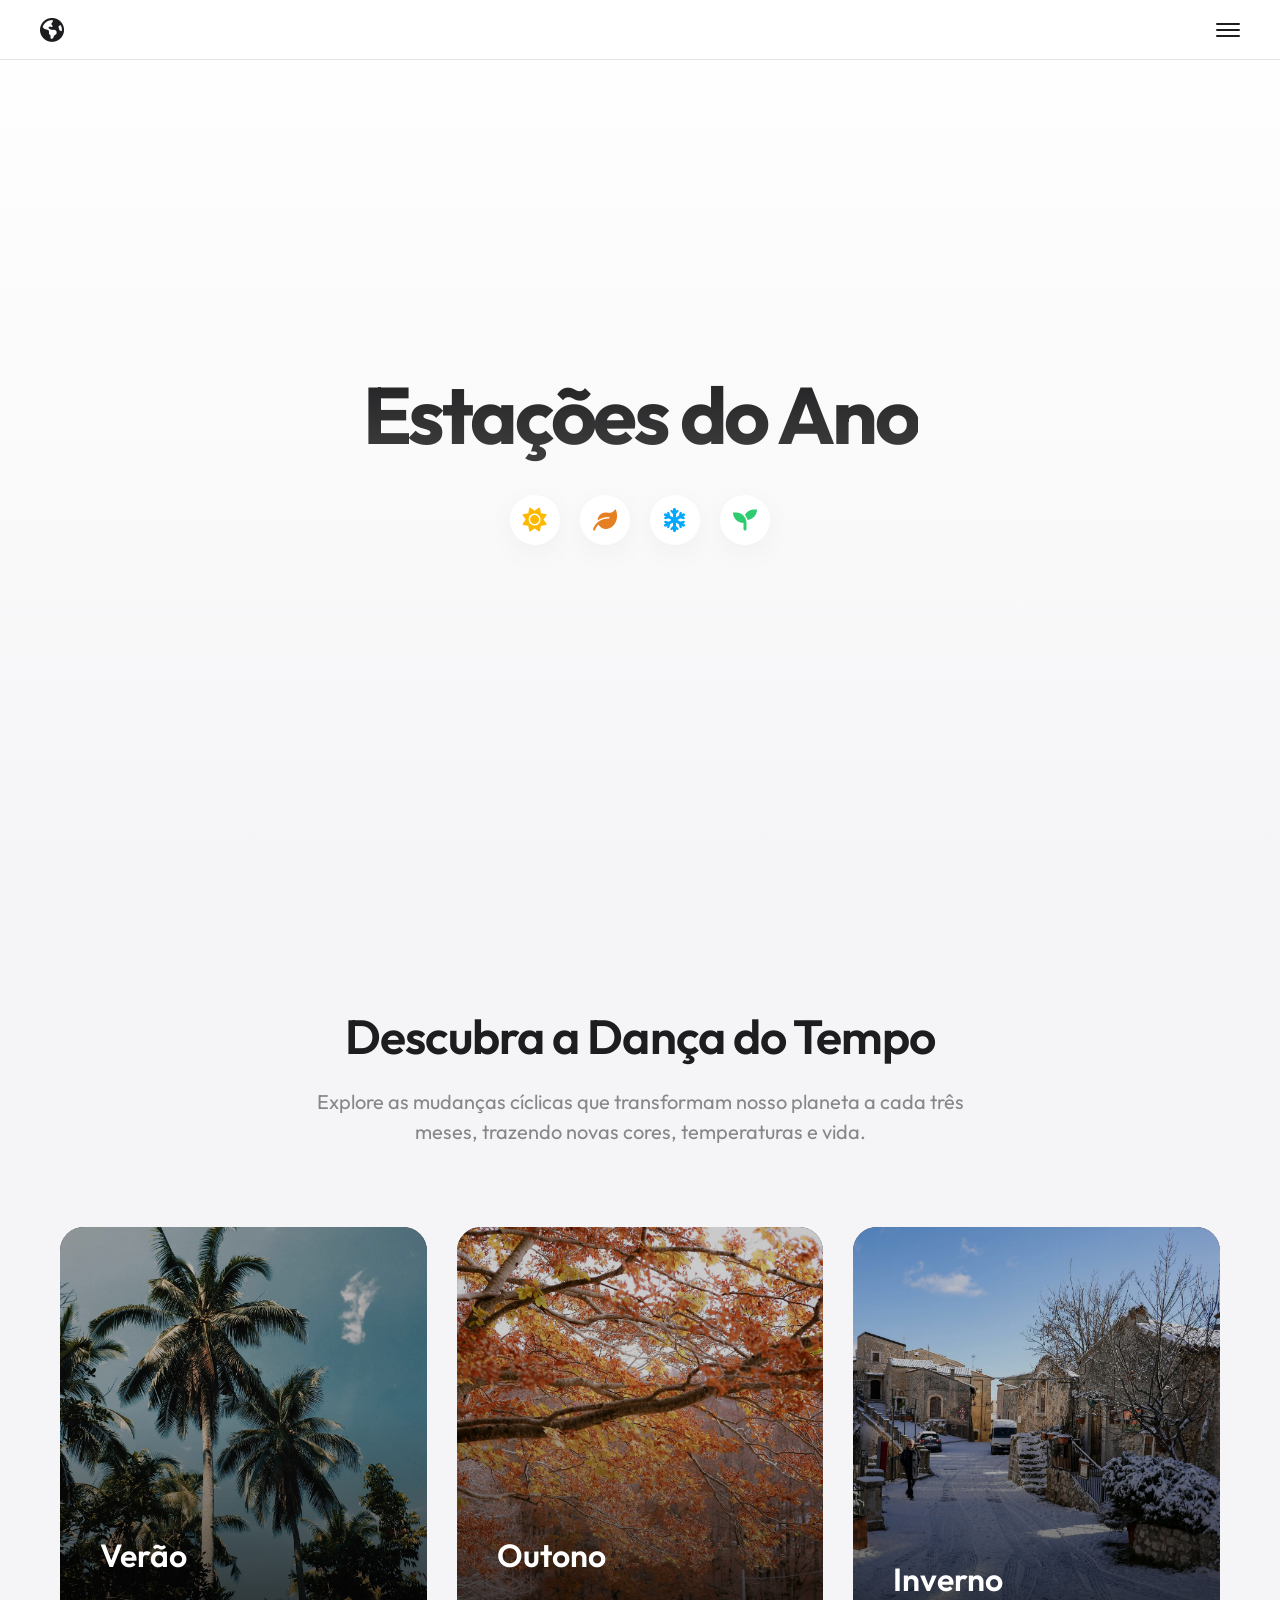
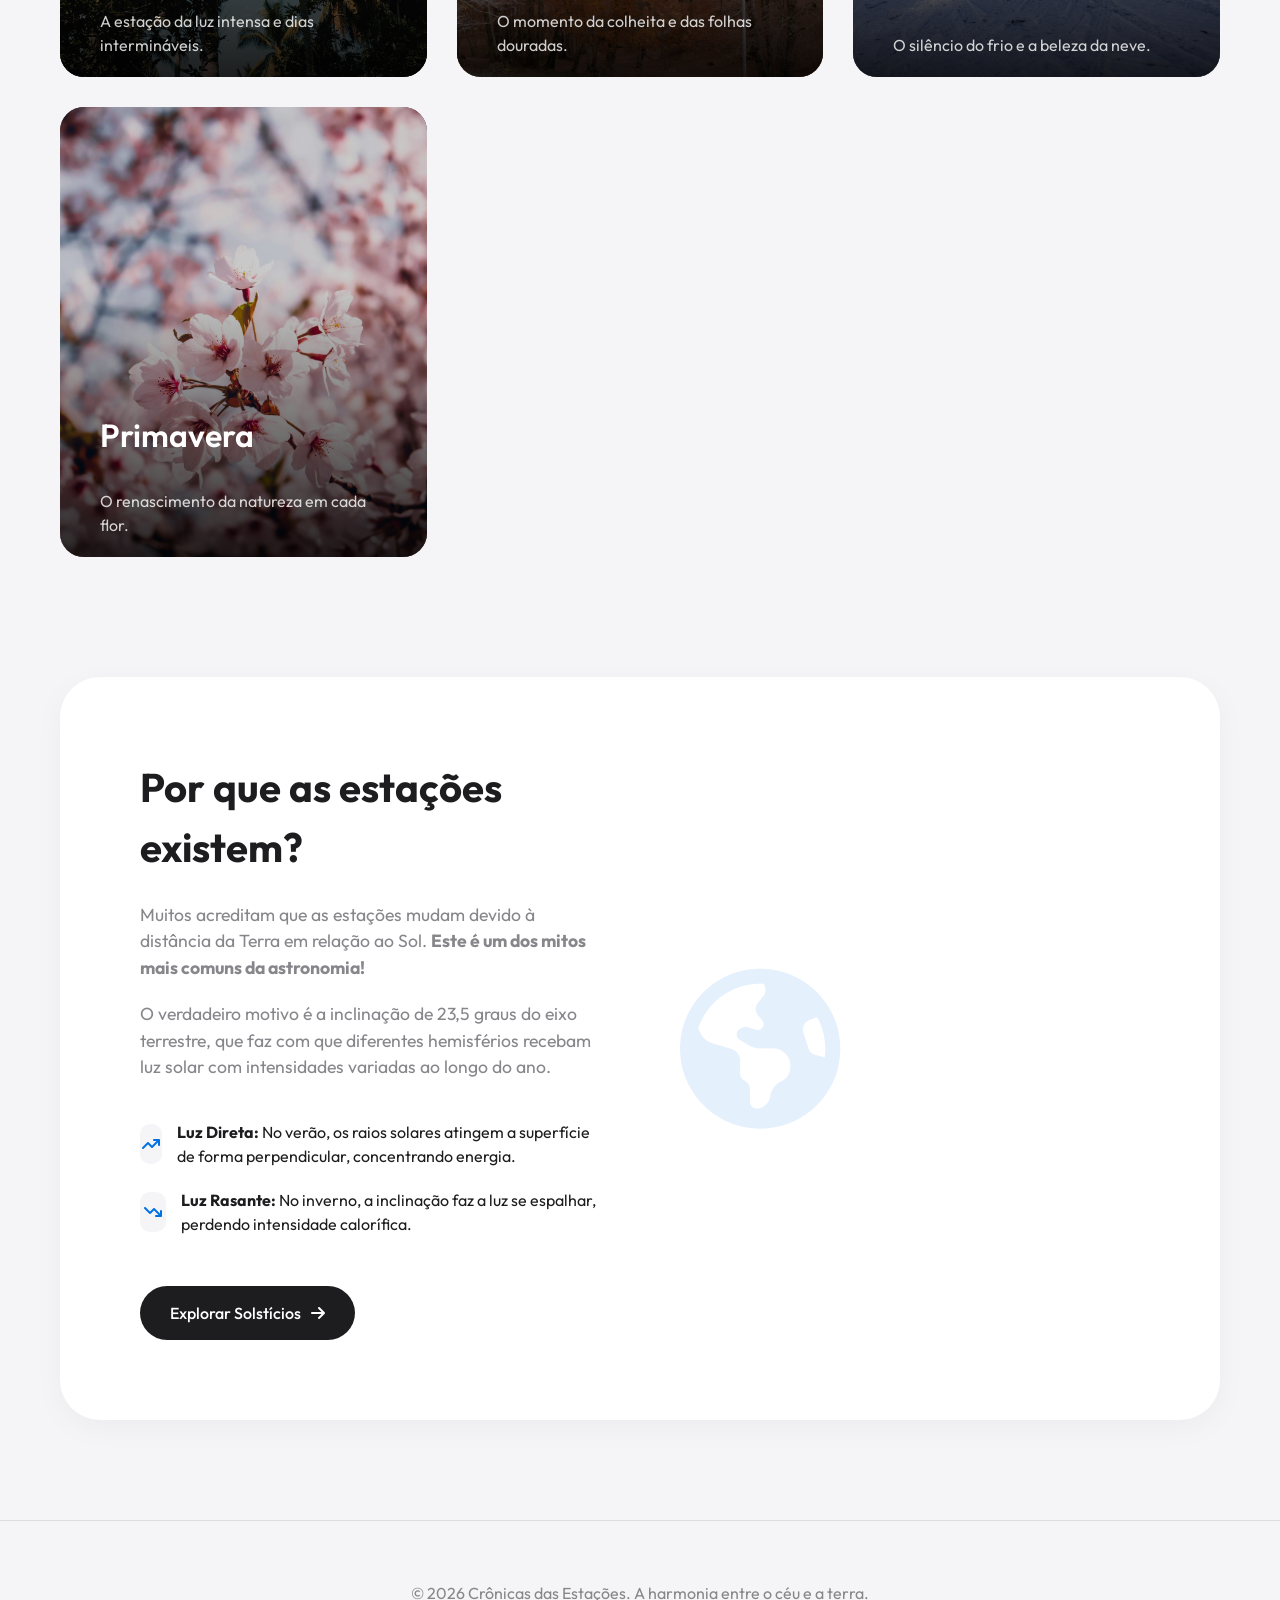
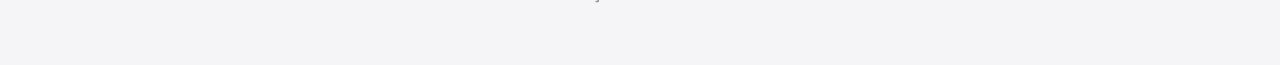
<file: index.html>
<!DOCTYPE html>
<html lang="pt-BR">
<head>
    <meta charset="UTF-8">
    <meta name="viewport" content="width=device-width, initial-scale=1.0">
    <meta name="description" content="Explore as estações do ano, seus solstícios, equinócios e os efeitos da inclinação da Terra.">
    <link rel="preconnect" href="https://fonts.googleapis.com">
    <link rel="preconnect" href="https://fonts.gstatic.com" crossorigin>
    <link rel="preconnect" href="https://cdnjs.cloudflare.com">
    <link rel="stylesheet" href="https://fonts.googleapis.com/css2?family=Outfit:wght@300;400;500;600;700&display=swap">
    <link rel="stylesheet" href="assets/css/style.css">
    <link rel="icon" href="assets/icons/favicon.svg" type="image/svg+xml">
    <link rel="stylesheet" href="https://cdnjs.cloudflare.com/ajax/libs/font-awesome/6.0.0/css/all.min.css">
    <title>Estações do Ano</title>
</head>
<body>
    <div class="navbar-top">
        <a class="logo" href="index.html" aria-label="Página inicial">
            <i class="fa-solid fa-earth-americas" aria-hidden="true"></i>
        </a>
        <button id="sidebar-toggle" class="sidebar-toggle" type="button" aria-label="Abrir menu" aria-controls="sidebar" aria-expanded="false">
            <span></span>
            <span></span>
            <span></span>
        </button>
    </div>

    <nav id="sidebar" class="sidebar" aria-label="Navegação principal">
        <div class="sidebar-header">
            <h2>Navegação</h2>
        </div>
        <ul class="nav-links">
            <li><a href="index.html"><i class="fa-solid fa-house"></i> Início</a></li>
            <li><a href="pages/verao.html"><i class="fa-solid fa-sun"></i> Verão</a></li>
            <li><a href="pages/outono.html"><i class="fa-solid fa-leaf"></i> Outono</a></li>
            <li><a href="pages/inverno.html"><i class="fa-solid fa-snowflake"></i> Inverno</a></li>
            <li><a href="pages/primavera.html"><i class="fa-solid fa-seedling"></i> Primavera</a></li>
        </ul>
    </nav>

    <div id="sidebar-overlay" class="overlay"></div>

    <header>
        <h1>Estações do Ano</h1>
        <div class="header-icons" aria-hidden="true">
            <i class="fa-solid fa-sun icon-summer"></i>
            <i class="fa-solid fa-leaf icon-autumn"></i>
            <i class="fa-solid fa-snowflake icon-winter"></i>
            <i class="fa-solid fa-seedling icon-spring"></i>
        </div>
    </header>

    <main>
        <section class="section-title">
            <h2>Descubra a Dança do Tempo</h2>
            <p>Explore as mudanças cíclicas que transformam nosso planeta a cada três meses, trazendo novas cores, temperaturas e vida.</p>
        </section>

        <section class="cards-container">
            <a class="card" href="pages/verao.html" id="verao" aria-label="Conhecer o verão">
                <img src="assets/img/optimized/pexels-ryandelfin-2270389.jpg" alt="Paisagem de verão com céu claro e luz intensa" width="1200" height="1800" decoding="async" fetchpriority="high">
                <div class="card-content">
                    <h3>Verão</h3>
                    <p>A estação da luz intensa e dias intermináveis.</p>
                </div>
            </a>
            <a class="card" href="pages/outono.html" id="outono" aria-label="Conhecer o outono">
                <img src="assets/img/optimized/pexels-nati-87264186-34792899.jpg" alt="Paisagem de outono com tons dourados" width="1200" height="1800" loading="lazy" decoding="async">
                <div class="card-content">
                    <h3>Outono</h3>
                    <p>O momento da colheita e das folhas douradas.</p>
                </div>
            </a>
            <a class="card" href="pages/inverno.html" id="inverno" aria-label="Conhecer o inverno">
                <img src="assets/img/optimized/pexels-magda-ehlers-pexels-35636206.jpg" alt="Paisagem de inverno com neve" width="1201" height="1800" loading="lazy" decoding="async">
                <div class="card-content">
                    <h3>Inverno</h3>
                    <p>O silêncio do frio e a beleza da neve.</p>
                </div>
            </a>
            <a class="card" href="pages/primavera.html" id="primavera" aria-label="Conhecer a primavera">
                <img src="assets/img/optimized/pexels-hemildhanani-12527494.jpg" alt="Paisagem de primavera com flores" width="1200" height="1800" loading="lazy" decoding="async">
                <div class="card-content">
                    <h3>Primavera</h3>
                    <p>O renascimento da natureza em cada flor.</p>
                </div>
            </a>
        </section>

        <section class="info-section">
            <div class="info-text">
                <h2>Por que as estações existem?</h2>
                <p>Muitos acreditam que as estações mudam devido à distância da Terra em relação ao Sol. <strong>Este é um dos mitos mais comuns da astronomia!</strong></p>
                <p>O verdadeiro motivo é a inclinação de 23,5 graus do eixo terrestre, que faz com que diferentes hemisférios recebam luz solar com intensidades variadas ao longo do ano.</p>
                
                <div class="feature-list">
                    <div class="feature-item">
                        <i class="fa-solid fa-arrow-trend-up"></i>
                        <span><strong>Luz Direta:</strong> No verão, os raios solares atingem a superfície de forma perpendicular, concentrando energia.</span>
                    </div>
                    <div class="feature-item">
                        <i class="fa-solid fa-arrow-trend-down"></i>
                        <span><strong>Luz Rasante:</strong> No inverno, a inclinação faz a luz se espalhar, perdendo intensidade calorífica.</span>
                    </div>
                </div>

                <a href="pages/verao.html" class="btn-learn-more">Explorar Solstícios <i class="fa-solid fa-arrow-right"></i></a>
            </div>
            <div class="info-image" aria-hidden="true">
                <i class="fa-solid fa-earth-americas fa-10x"></i>
            </div>
        </section>
    </main>

    <footer>
        <p>© 2026 Crônicas das Estações. A harmonia entre o céu e a terra.</p>
    </footer>

    <script src="assets/js/script.js" defer></script>
</body>
</html>
</file>
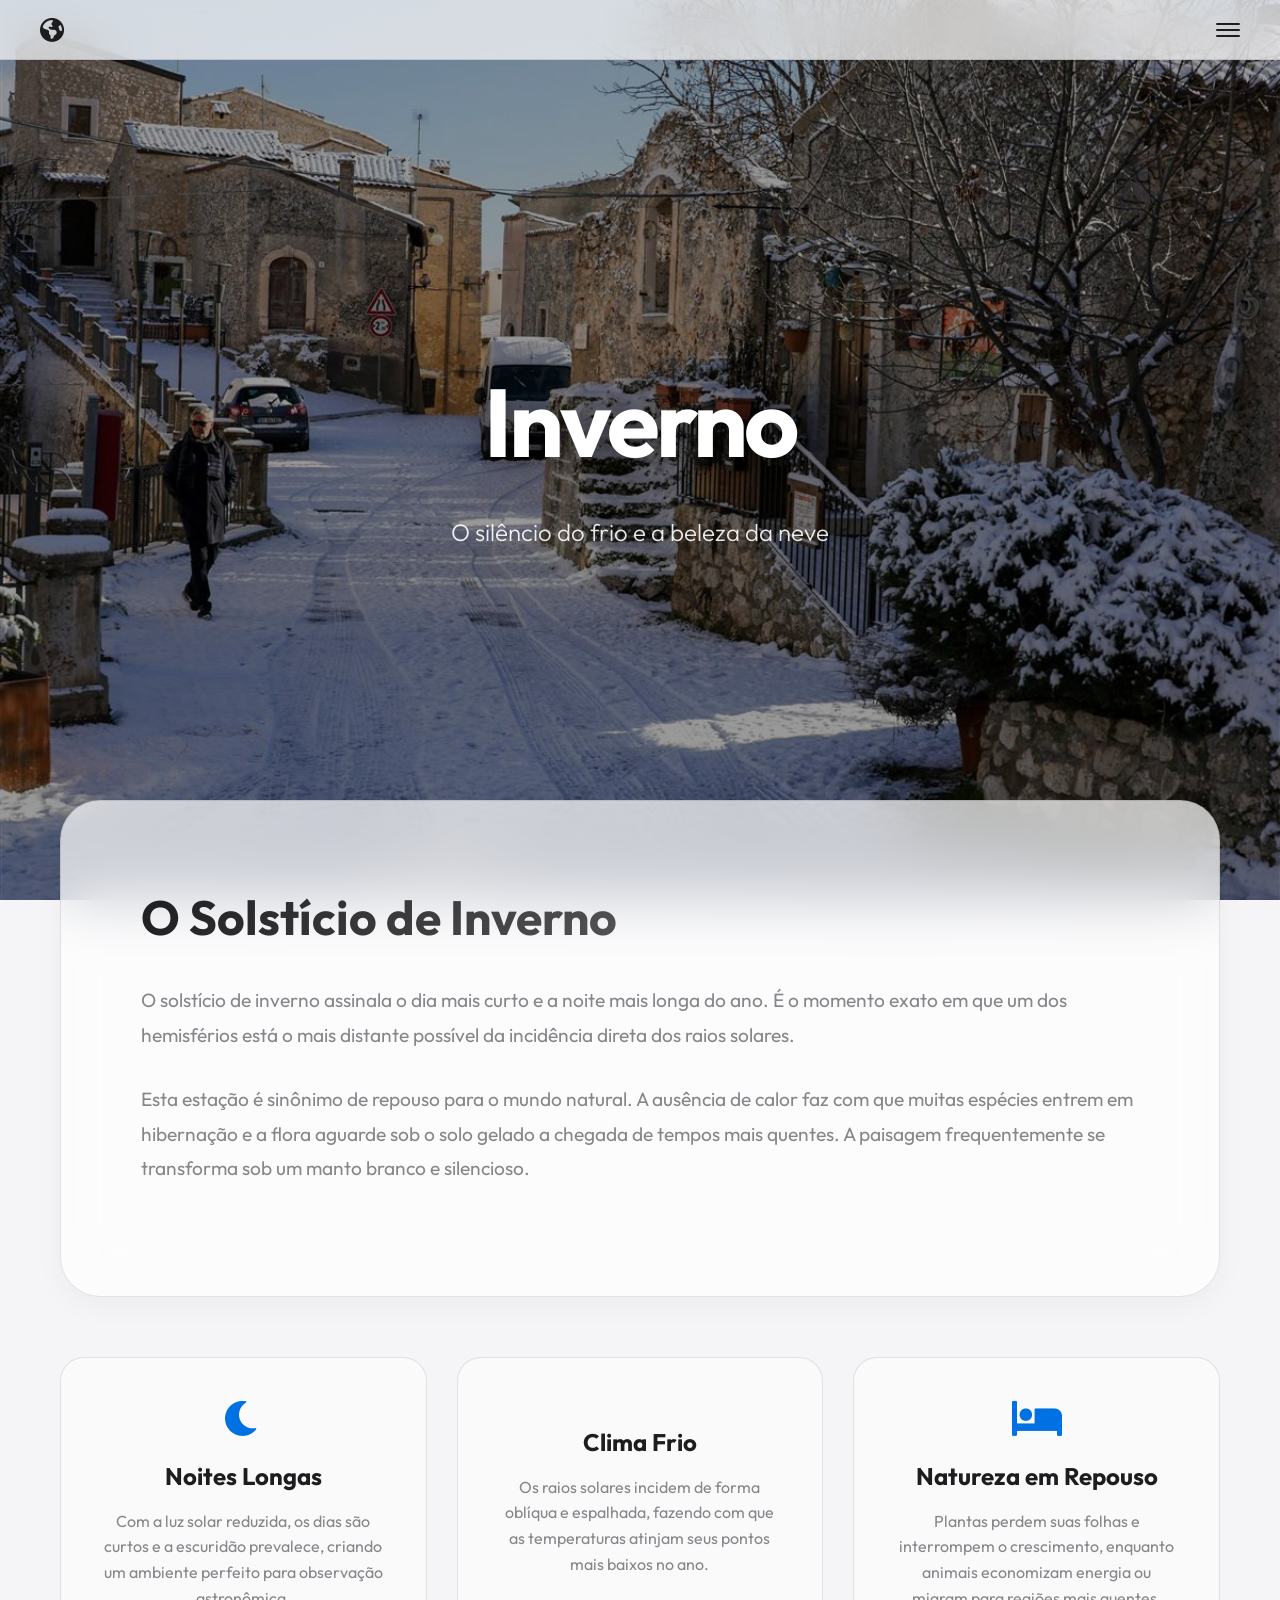
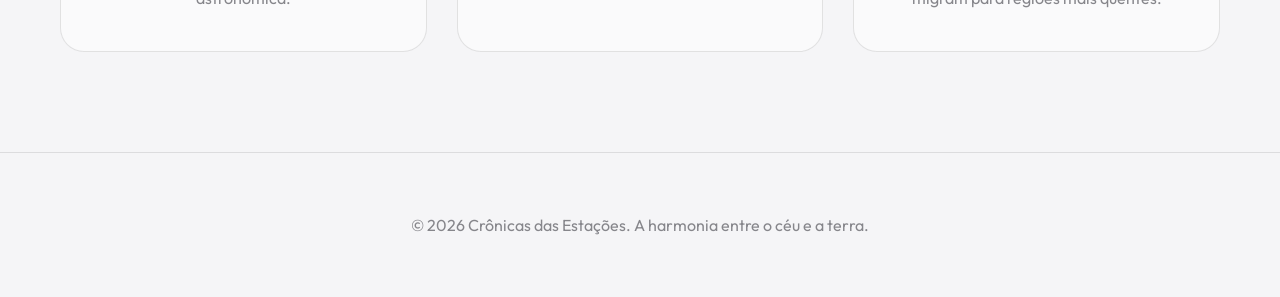
<file: pages/inverno.html>
<!DOCTYPE html>
<html lang="pt-BR">
<head>
    <meta charset="UTF-8">
    <meta name="viewport" content="width=device-width, initial-scale=1.0">
    <meta name="description" content="Entenda o solstício de inverno, as noites longas, o frio e o repouso da natureza.">
    <link rel="preconnect" href="https://fonts.googleapis.com">
    <link rel="preconnect" href="https://fonts.gstatic.com" crossorigin>
    <link rel="preconnect" href="https://cdnjs.cloudflare.com">
    <link rel="stylesheet" href="https://fonts.googleapis.com/css2?family=Outfit:wght@300;400;500;600;700&display=swap">
    <link rel="stylesheet" href="../assets/css/style.css">
    <link rel="icon" href="../assets/icons/favicon.svg" type="image/svg+xml">
    <link rel="stylesheet" href="https://cdnjs.cloudflare.com/ajax/libs/font-awesome/6.0.0/css/all.min.css">
    <title>Inverno | Solstício</title>
</head>
<body>
    <div class="navbar-top">
        <a class="logo" href="../index.html" aria-label="Página inicial">
            <i class="fa-solid fa-earth-americas" aria-hidden="true"></i>
        </a>
        <button id="sidebar-toggle" class="sidebar-toggle" type="button" aria-label="Abrir menu" aria-controls="sidebar" aria-expanded="false">
            <span></span>
            <span></span>
            <span></span>
        </button>
    </div>

    <nav id="sidebar" class="sidebar" aria-label="Navegação principal">
        <div class="sidebar-header">
            <h2>Estações</h2>
        </div>
        <ul class="nav-links">
            <li><a href="../index.html"><i class="fa-solid fa-house"></i> Início</a></li>
            <li><a href="verao.html"><i class="fa-solid fa-sun"></i> Verão</a></li>
            <li><a href="outono.html"><i class="fa-solid fa-leaf"></i> Outono</a></li>
            <li><a href="inverno.html"><i class="fa-solid fa-snowflake"></i> Inverno</a></li>
            <li><a href="primavera.html"><i class="fa-solid fa-seedling"></i> Primavera</a></li>
        </ul>
    </nav>
    <div id="sidebar-overlay" class="overlay"></div>

    <header class="hero-banner hero-inverno">
        <div class="hero-content">
            <h1>Inverno</h1>
            <p>O silêncio do frio e a beleza da neve</p>
        </div>
    </header>

    <main class="season-content">
        <section class="glass-panel reveal-on-scroll">
            <h2>O Solstício de Inverno</h2>
            <p>O solstício de inverno assinala o dia mais curto e a noite mais longa do ano. É o momento exato em que um dos hemisférios está o mais distante possível da incidência direta dos raios solares.</p>
            <p>Esta estação é sinônimo de repouso para o mundo natural. A ausência de calor faz com que muitas espécies entrem em hibernação e a flora aguarde sob o solo gelado a chegada de tempos mais quentes. A paisagem frequentemente se transforma sob um manto branco e silencioso.</p>
        </section>

        <section class="cards-grid reveal-on-scroll">
            <div class="feature-card">
                <i class="fa-solid fa-moon"></i>
                <h3>Noites Longas</h3>
                <p>Com a luz solar reduzida, os dias são curtos e a escuridão prevalece, criando um ambiente perfeito para observação astronômica.</p>
            </div>
            <div class="feature-card">
                <i class="fa-solid fa-temperature-arrow-down"></i>
                <h3>Clima Frio</h3>
                <p>Os raios solares incidem de forma oblíqua e espalhada, fazendo com que as temperaturas atinjam seus pontos mais baixos no ano.</p>
            </div>
            <div class="feature-card">
                <i class="fa-solid fa-bed"></i>
                <h3>Natureza em Repouso</h3>
                <p>Plantas perdem suas folhas e interrompem o crescimento, enquanto animais economizam energia ou migram para regiões mais quentes.</p>
            </div>
        </section>
    </main>

    <footer>
        <p>© 2026 Crônicas das Estações. A harmonia entre o céu e a terra.</p>
    </footer>

    <script src="../assets/js/script.js" defer></script>
</body>
</html>
</file>
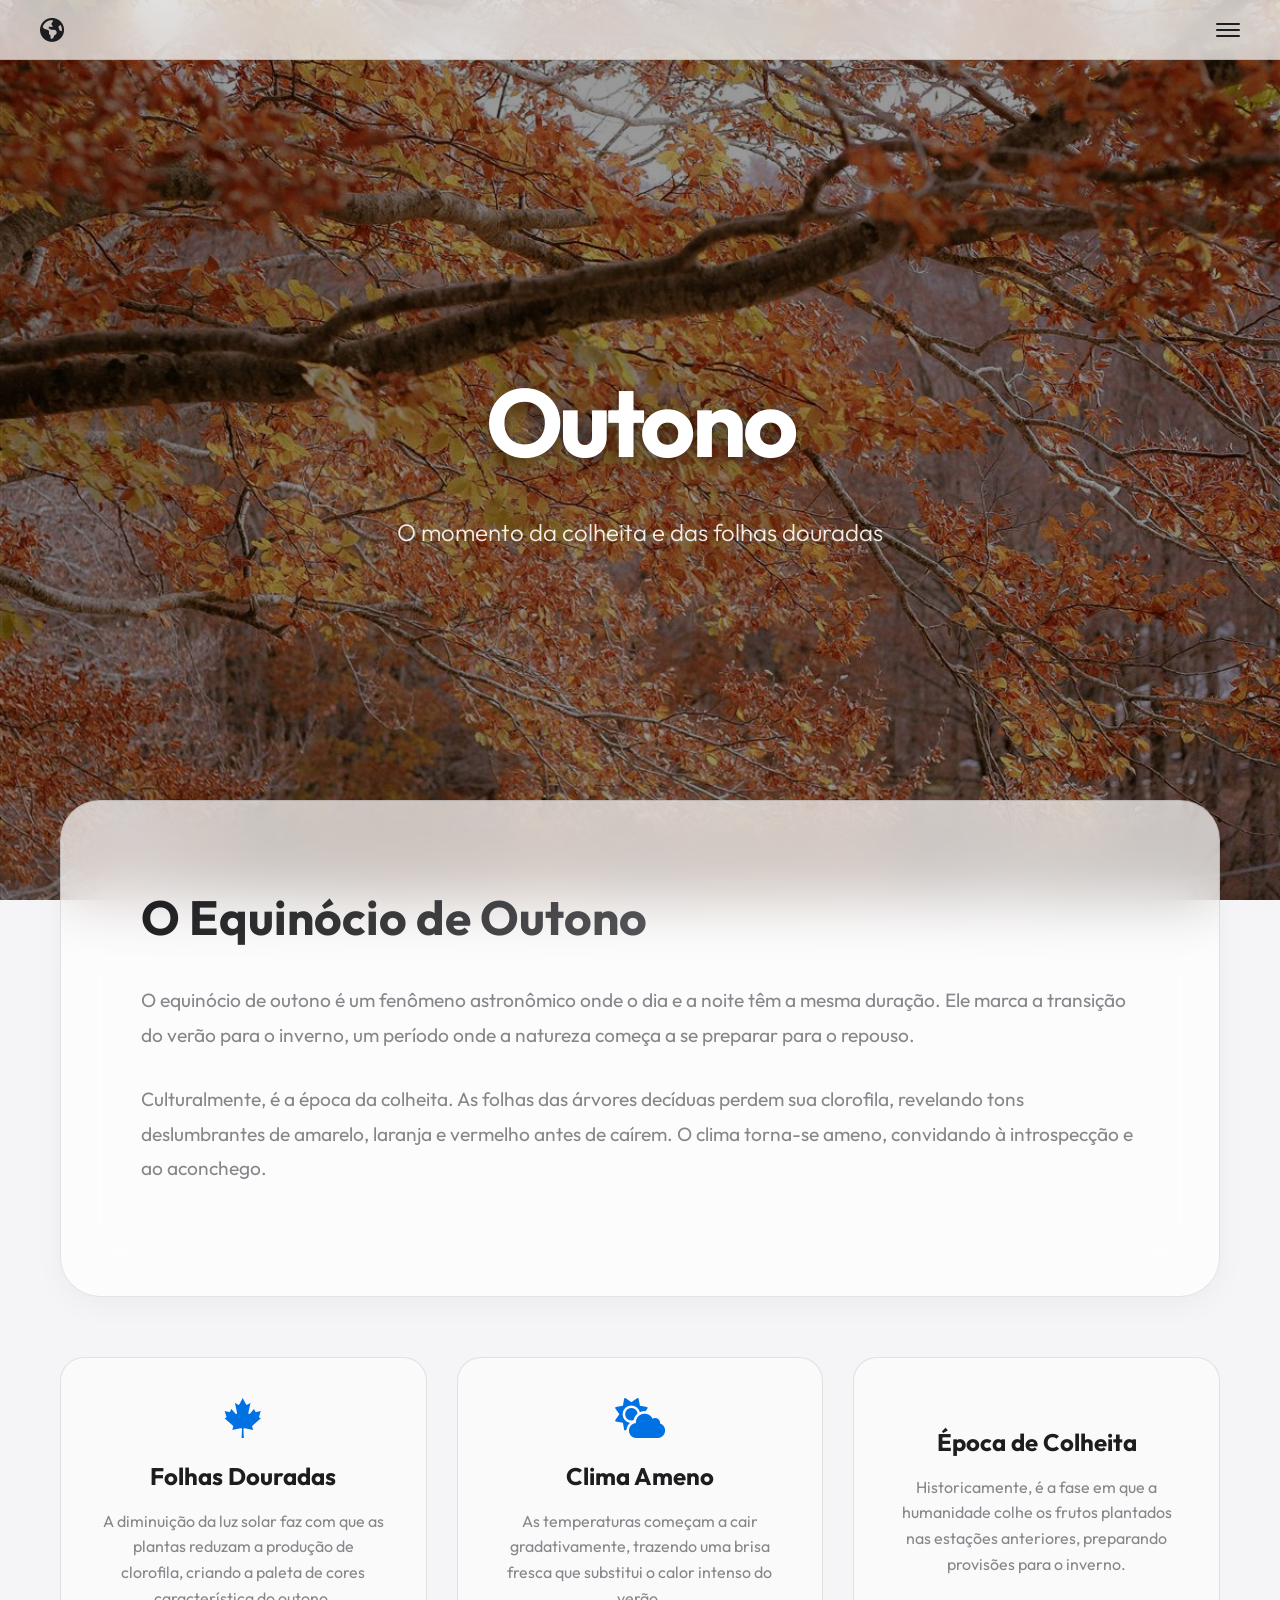
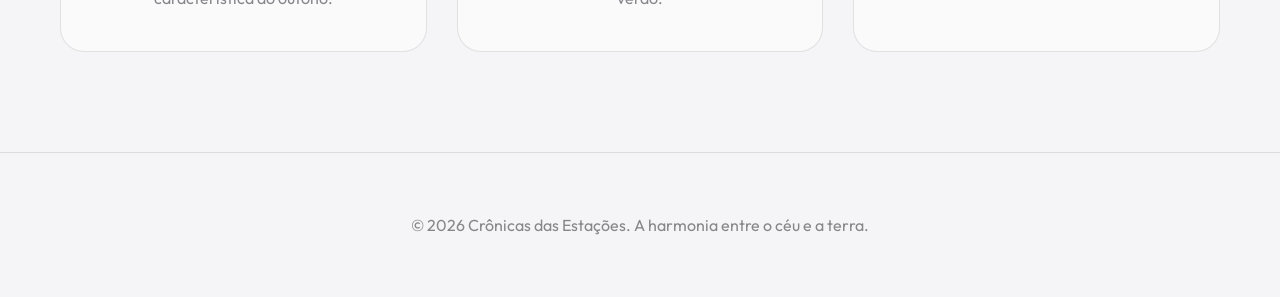
<file: pages/outono.html>
<!DOCTYPE html>
<html lang="pt-BR">
<head>
    <meta charset="UTF-8">
    <meta name="viewport" content="width=device-width, initial-scale=1.0">
    <meta name="description" content="Conheça o equinócio de outono, a queda das folhas, a colheita e a transição para dias mais frios.">
    <link rel="preconnect" href="https://fonts.googleapis.com">
    <link rel="preconnect" href="https://fonts.gstatic.com" crossorigin>
    <link rel="preconnect" href="https://cdnjs.cloudflare.com">
    <link rel="stylesheet" href="https://fonts.googleapis.com/css2?family=Outfit:wght@300;400;500;600;700&display=swap">
    <link rel="stylesheet" href="../assets/css/style.css">
    <link rel="icon" href="../assets/icons/favicon.svg" type="image/svg+xml">
    <link rel="stylesheet" href="https://cdnjs.cloudflare.com/ajax/libs/font-awesome/6.0.0/css/all.min.css">
    <title>Outono | Equinócio</title>
</head>
<body>
    <div class="navbar-top">
        <a class="logo" href="../index.html" aria-label="Página inicial">
            <i class="fa-solid fa-earth-americas" aria-hidden="true"></i>
        </a>
        <button id="sidebar-toggle" class="sidebar-toggle" type="button" aria-label="Abrir menu" aria-controls="sidebar" aria-expanded="false">
            <span></span>
            <span></span>
            <span></span>
        </button>
    </div>

    <nav id="sidebar" class="sidebar" aria-label="Navegação principal">
        <div class="sidebar-header">
            <h2>Estações</h2>
        </div>
        <ul class="nav-links">
            <li><a href="../index.html"><i class="fa-solid fa-house"></i> Início</a></li>
            <li><a href="verao.html"><i class="fa-solid fa-sun"></i> Verão</a></li>
            <li><a href="outono.html"><i class="fa-solid fa-leaf"></i> Outono</a></li>
            <li><a href="inverno.html"><i class="fa-solid fa-snowflake"></i> Inverno</a></li>
            <li><a href="primavera.html"><i class="fa-solid fa-seedling"></i> Primavera</a></li>
        </ul>
    </nav>
    <div id="sidebar-overlay" class="overlay"></div>

    <header class="hero-banner hero-outono">
        <div class="hero-content">
            <h1>Outono</h1>
            <p>O momento da colheita e das folhas douradas</p>
        </div>
    </header>

    <main class="season-content">
        <section class="glass-panel reveal-on-scroll">
            <h2>O Equinócio de Outono</h2>
            <p>O equinócio de outono é um fenômeno astronômico onde o dia e a noite têm a mesma duração. Ele marca a transição do verão para o inverno, um período onde a natureza começa a se preparar para o repouso.</p>
            <p>Culturalmente, é a época da colheita. As folhas das árvores decíduas perdem sua clorofila, revelando tons deslumbrantes de amarelo, laranja e vermelho antes de caírem. O clima torna-se ameno, convidando à introspecção e ao aconchego.</p>
        </section>

        <section class="cards-grid reveal-on-scroll">
            <div class="feature-card">
                <i class="fa-brands fa-canadian-maple-leaf"></i>
                <h3>Folhas Douradas</h3>
                <p>A diminuição da luz solar faz com que as plantas reduzam a produção de clorofila, criando a paleta de cores característica do outono.</p>
            </div>
            <div class="feature-card">
                <i class="fa-solid fa-cloud-sun"></i>
                <h3>Clima Ameno</h3>
                <p>As temperaturas começam a cair gradativamente, trazendo uma brisa fresca que substitui o calor intenso do verão.</p>
            </div>
            <div class="feature-card">
                <i class="fa-solid fa-wheat-awn"></i>
                <h3>Época de Colheita</h3>
                <p>Historicamente, é a fase em que a humanidade colhe os frutos plantados nas estações anteriores, preparando provisões para o inverno.</p>
            </div>
        </section>
    </main>

    <footer>
        <p>© 2026 Crônicas das Estações. A harmonia entre o céu e a terra.</p>
    </footer>

    <script src="../assets/js/script.js" defer></script>
</body>
</html>
</file>
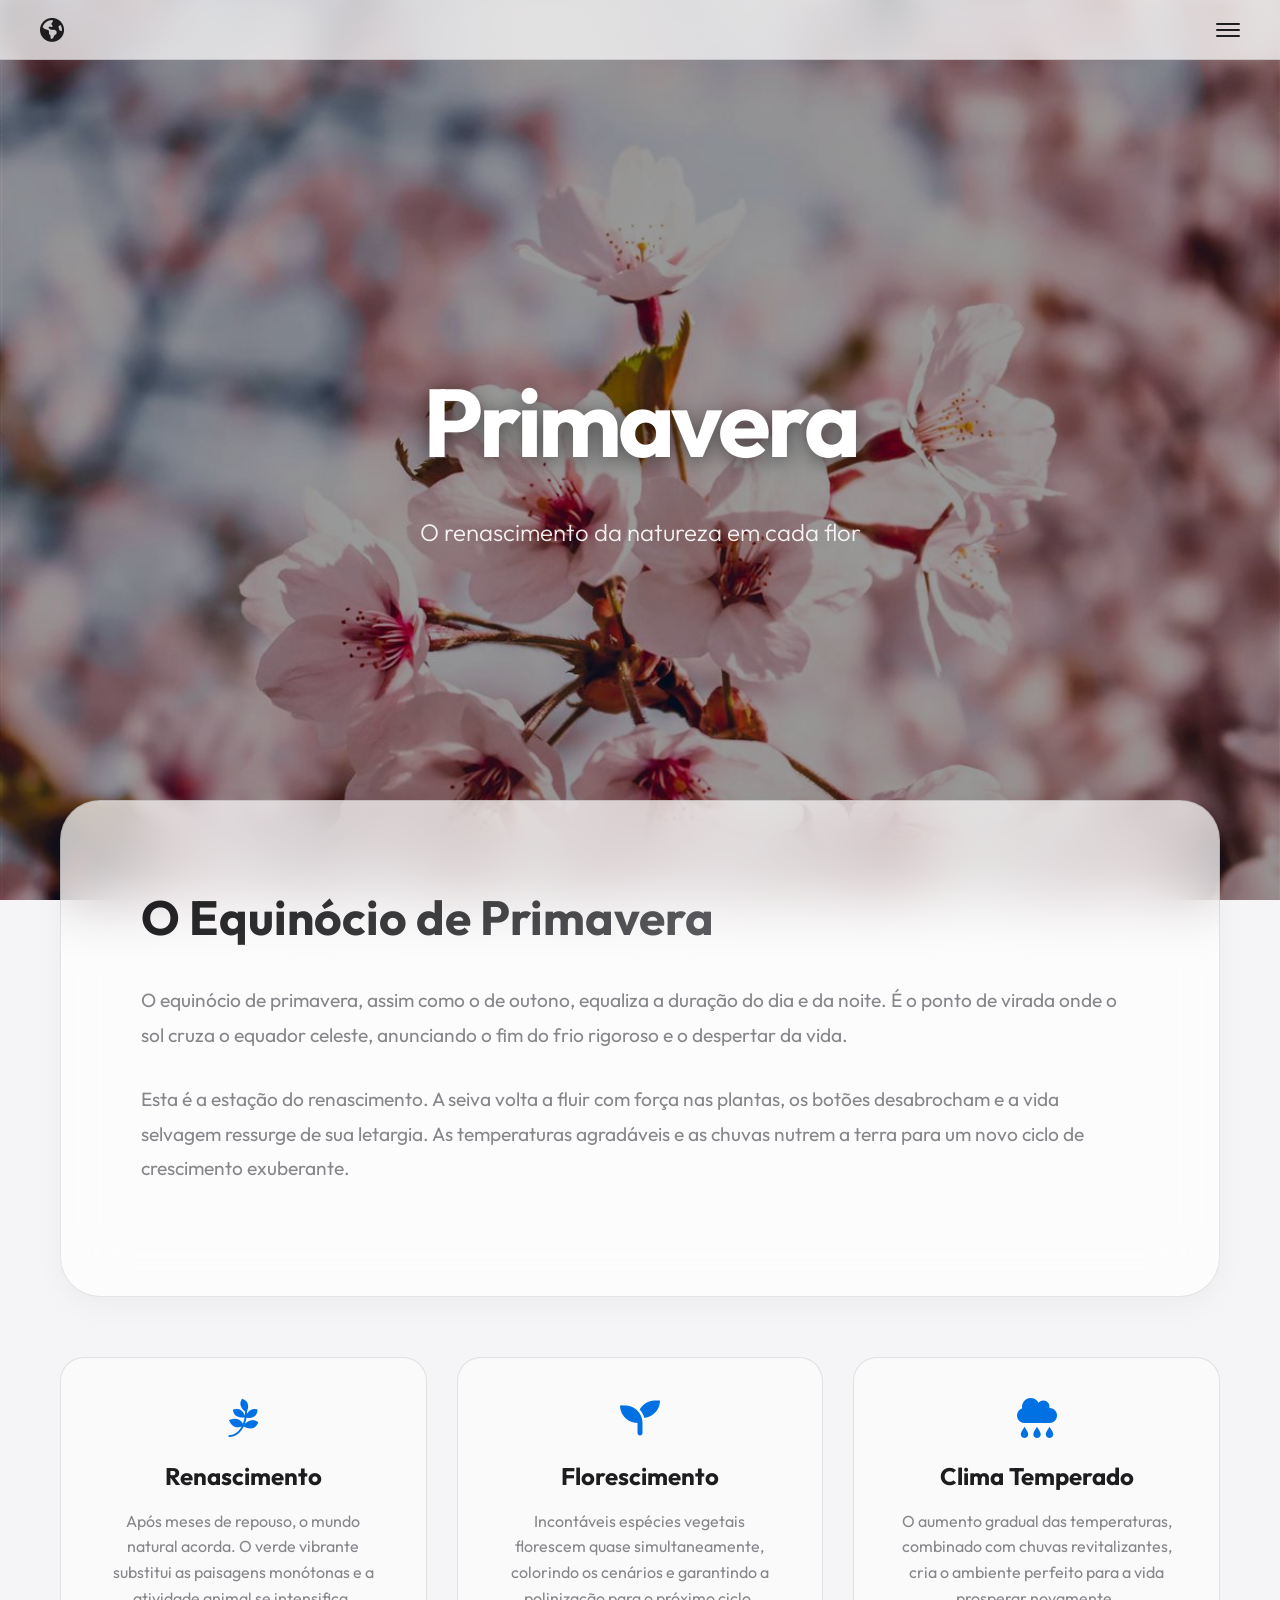
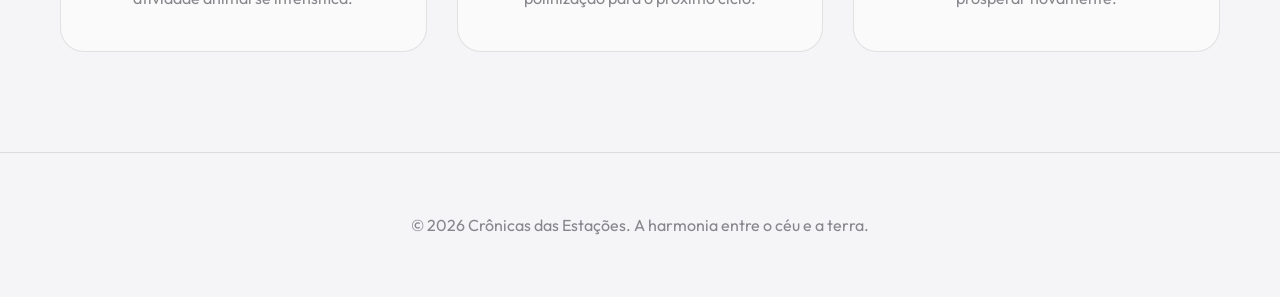
<file: pages/primavera.html>
<!DOCTYPE html>
<html lang="pt-BR">
<head>
    <meta charset="UTF-8">
    <meta name="viewport" content="width=device-width, initial-scale=1.0">
    <meta name="description" content="Conheça o equinócio de primavera, o florescimento e o renascimento da natureza.">
    <link rel="preconnect" href="https://fonts.googleapis.com">
    <link rel="preconnect" href="https://fonts.gstatic.com" crossorigin>
    <link rel="preconnect" href="https://cdnjs.cloudflare.com">
    <link rel="stylesheet" href="https://fonts.googleapis.com/css2?family=Outfit:wght@300;400;500;600;700&display=swap">
    <link rel="stylesheet" href="../assets/css/style.css">
    <link rel="icon" href="../assets/icons/favicon.svg" type="image/svg+xml">
    <link rel="stylesheet" href="https://cdnjs.cloudflare.com/ajax/libs/font-awesome/6.0.0/css/all.min.css">
    <title>Primavera | Equinócio</title>
</head>
<body>
    <div class="navbar-top">
        <a class="logo" href="../index.html" aria-label="Página inicial">
            <i class="fa-solid fa-earth-americas" aria-hidden="true"></i>
        </a>
        <button id="sidebar-toggle" class="sidebar-toggle" type="button" aria-label="Abrir menu" aria-controls="sidebar" aria-expanded="false">
            <span></span>
            <span></span>
            <span></span>
        </button>
    </div>

    <nav id="sidebar" class="sidebar" aria-label="Navegação principal">
        <div class="sidebar-header">
            <h2>Estações</h2>
        </div>
        <ul class="nav-links">
            <li><a href="../index.html"><i class="fa-solid fa-house"></i> Início</a></li>
            <li><a href="verao.html"><i class="fa-solid fa-sun"></i> Verão</a></li>
            <li><a href="outono.html"><i class="fa-solid fa-leaf"></i> Outono</a></li>
            <li><a href="inverno.html"><i class="fa-solid fa-snowflake"></i> Inverno</a></li>
            <li><a href="primavera.html"><i class="fa-solid fa-seedling"></i> Primavera</a></li>
        </ul>
    </nav>
    <div id="sidebar-overlay" class="overlay"></div>

    <header class="hero-banner hero-primavera">
        <div class="hero-content">
            <h1>Primavera</h1>
            <p>O renascimento da natureza em cada flor</p>
        </div>
    </header>

    <main class="season-content">
        <section class="glass-panel reveal-on-scroll">
            <h2>O Equinócio de Primavera</h2>
            <p>O equinócio de primavera, assim como o de outono, equaliza a duração do dia e da noite. É o ponto de virada onde o sol cruza o equador celeste, anunciando o fim do frio rigoroso e o despertar da vida.</p>
            <p>Esta é a estação do renascimento. A seiva volta a fluir com força nas plantas, os botões desabrocham e a vida selvagem ressurge de sua letargia. As temperaturas agradáveis e as chuvas nutrem a terra para um novo ciclo de crescimento exuberante.</p>
        </section>

        <section class="cards-grid reveal-on-scroll">
            <div class="feature-card">
                <i class="fa-brands fa-pagelines"></i>
                <h3>Renascimento</h3>
                <p>Após meses de repouso, o mundo natural acorda. O verde vibrante substitui as paisagens monótonas e a atividade animal se intensifica.</p>
            </div>
            <div class="feature-card">
                <i class="fa-solid fa-seedling"></i>
                <h3>Florescimento</h3>
                <p>Incontáveis espécies vegetais florescem quase simultaneamente, colorindo os cenários e garantindo a polinização para o próximo ciclo.</p>
            </div>
            <div class="feature-card">
                <i class="fa-solid fa-cloud-rain"></i>
                <h3>Clima Temperado</h3>
                <p>O aumento gradual das temperaturas, combinado com chuvas revitalizantes, cria o ambiente perfeito para a vida prosperar novamente.</p>
            </div>
        </section>
    </main>

    <footer>
        <p>© 2026 Crônicas das Estações. A harmonia entre o céu e a terra.</p>
    </footer>

    <script src="../assets/js/script.js" defer></script>
</body>
</html>
</file>
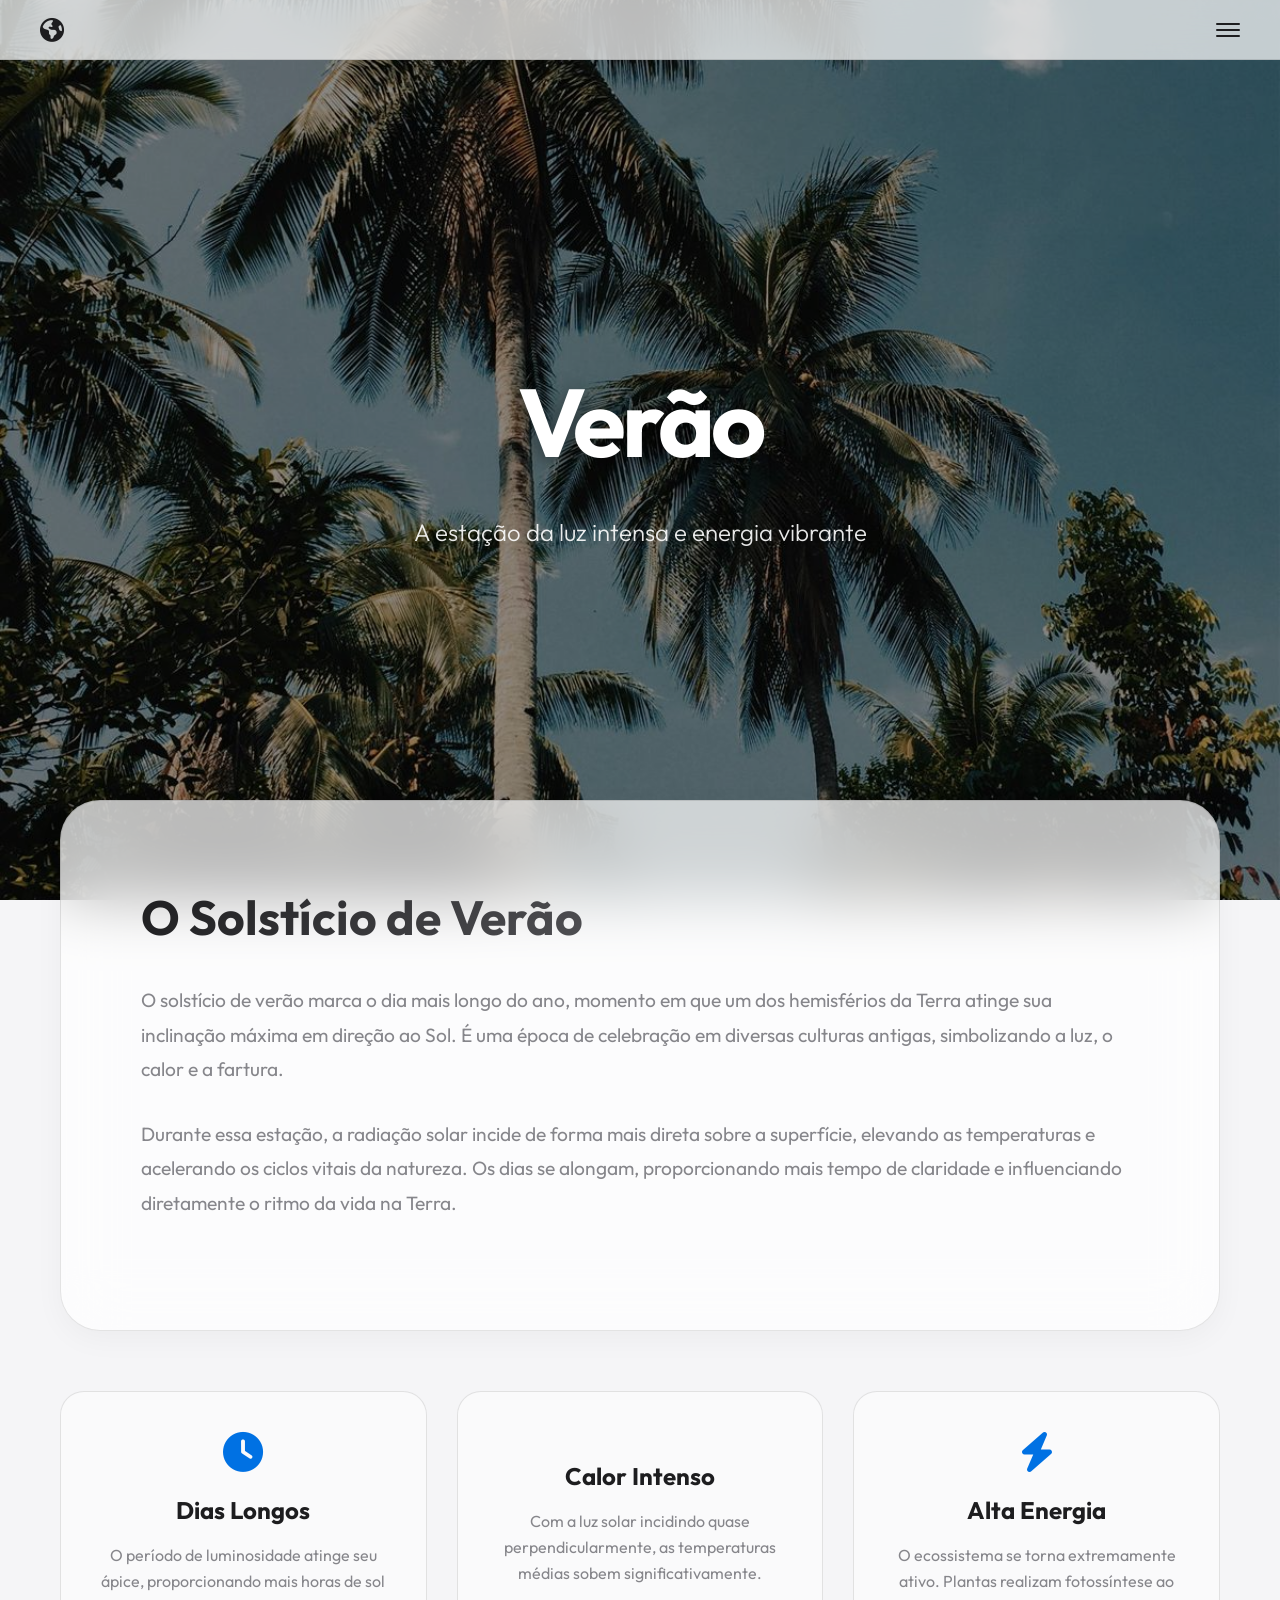
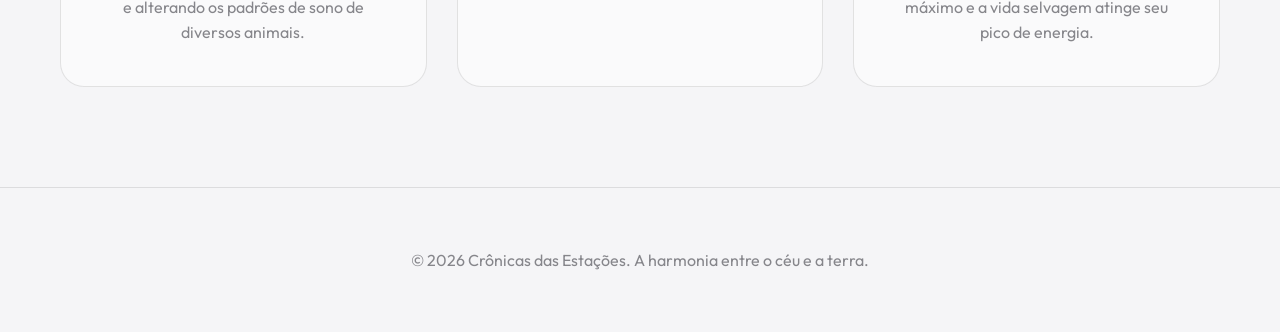
<file: pages/verao.html>
<!DOCTYPE html>
<html lang="pt-BR">
<head>
    <meta charset="UTF-8">
    <meta name="viewport" content="width=device-width, initial-scale=1.0">
    <meta name="description" content="Entenda o solstício de verão, os dias longos e os efeitos da luz solar direta na natureza.">
    <link rel="preconnect" href="https://fonts.googleapis.com">
    <link rel="preconnect" href="https://fonts.gstatic.com" crossorigin>
    <link rel="preconnect" href="https://cdnjs.cloudflare.com">
    <link rel="stylesheet" href="https://fonts.googleapis.com/css2?family=Outfit:wght@300;400;500;600;700&display=swap">
    <link rel="stylesheet" href="../assets/css/style.css">
    <link rel="icon" href="../assets/icons/favicon.svg" type="image/svg+xml">
    <link rel="stylesheet" href="https://cdnjs.cloudflare.com/ajax/libs/font-awesome/6.0.0/css/all.min.css">
    <title>Verão | Solstício</title>
</head>
<body>
    <div class="navbar-top">
        <a class="logo" href="../index.html" aria-label="Página inicial">
            <i class="fa-solid fa-earth-americas" aria-hidden="true"></i>
        </a>
        <button id="sidebar-toggle" class="sidebar-toggle" type="button" aria-label="Abrir menu" aria-controls="sidebar" aria-expanded="false">
            <span></span>
            <span></span>
            <span></span>
        </button>
    </div>

    <nav id="sidebar" class="sidebar" aria-label="Navegação principal">
        <div class="sidebar-header">
            <h2>Estações</h2>
        </div>
        <ul class="nav-links">
            <li><a href="../index.html"><i class="fa-solid fa-house"></i> Início</a></li>
            <li><a href="verao.html"><i class="fa-solid fa-sun"></i> Verão</a></li>
            <li><a href="outono.html"><i class="fa-solid fa-leaf"></i> Outono</a></li>
            <li><a href="inverno.html"><i class="fa-solid fa-snowflake"></i> Inverno</a></li>
            <li><a href="primavera.html"><i class="fa-solid fa-seedling"></i> Primavera</a></li>
        </ul>
    </nav>
    <div id="sidebar-overlay" class="overlay"></div>

    <header class="hero-banner hero-verao">
        <div class="hero-content">
            <h1>Verão</h1>
            <p>A estação da luz intensa e energia vibrante</p>
        </div>
    </header>

    <main class="season-content">
        <section class="glass-panel reveal-on-scroll">
            <h2>O Solstício de Verão</h2>
            <p>O solstício de verão marca o dia mais longo do ano, momento em que um dos hemisférios da Terra atinge sua inclinação máxima em direção ao Sol. É uma época de celebração em diversas culturas antigas, simbolizando a luz, o calor e a fartura.</p>
            <p>Durante essa estação, a radiação solar incide de forma mais direta sobre a superfície, elevando as temperaturas e acelerando os ciclos vitais da natureza. Os dias se alongam, proporcionando mais tempo de claridade e influenciando diretamente o ritmo da vida na Terra.</p>
        </section>

        <section class="cards-grid reveal-on-scroll">
            <div class="feature-card">
                <i class="fa-solid fa-clock"></i>
                <h3>Dias Longos</h3>
                <p>O período de luminosidade atinge seu ápice, proporcionando mais horas de sol e alterando os padrões de sono de diversos animais.</p>
            </div>
            <div class="feature-card">
                <i class="fa-solid fa-temperature-arrow-up"></i>
                <h3>Calor Intenso</h3>
                <p>Com a luz solar incidindo quase perpendicularmente, as temperaturas médias sobem significativamente.</p>
            </div>
            <div class="feature-card">
                <i class="fa-solid fa-bolt"></i>
                <h3>Alta Energia</h3>
                <p>O ecossistema se torna extremamente ativo. Plantas realizam fotossíntese ao máximo e a vida selvagem atinge seu pico de energia.</p>
            </div>
        </section>
    </main>

    <footer>
        <p>© 2026 Crônicas das Estações. A harmonia entre o céu e a terra.</p>
    </footer>

    <script src="../assets/js/script.js" defer></script>
</body>
</html>
</file>
<file: assets/css/style.css>
:root {
    --primary: #0071e3;
    --primary-hover: #0077ed;
    --bg-light: #f5f5f7;
    --text-title: #ffffff;
    --text-main: #1d1d1f;
    --text-secondary: #86868b;
    --glass-bg: rgba(255, 255, 255, 0.72);
    --glass-border: rgba(0, 0, 0, 0.1);
    --card-shadow: 0 8px 30px rgba(0, 0, 0, 0.04);
    --card-shadow-hover: 0 20px 40px rgba(0, 0, 0, 0.1);
    --transition: cubic-bezier(0.4, 0, 0.2, 1);
    --duration: 0.4s;
}

* {
    margin: 0;
    padding: 0;
    box-sizing: border-box;
    -webkit-font-smoothing: antialiased;
}

body {
    font-family: 'Outfit', sans-serif;
    background-color: var(--bg-light);
    color: var(--text-main);
    overflow-x: hidden;
    line-height: 1.5;
}

/* Navbar */
.navbar-top {
    position: fixed;
    top: 0;
    left: 0;
    width: 100%;
    height: 60px;
    display: flex;
    justify-content: space-between;
    align-items: center;
    padding: 0 40px;
    z-index: 2000;
    background: var(--glass-bg);
    backdrop-filter: blur(20px);
    -webkit-backdrop-filter: blur(20px);
    border-bottom: 1px solid var(--glass-border);
}

.logo {
    text-decoration: none;
    font-size: 1.5rem;
    color: var(--text-main);
    cursor: pointer;
    transition: transform 0.2s var(--transition);
}

.logo:hover {
    transform: scale(1.1);
}

/* Toggle Menu */
.sidebar-toggle {
    padding: 0;
    border: 0;
    background: transparent;
    cursor: pointer;
    width: 24px;
    height: 14px;
    display: flex;
    flex-direction: column;
    justify-content: space-between;
    z-index: 2001;
}

.sidebar-toggle span {
    display: block;
    width: 100%;
    height: 2px;
    background-color: var(--text-main);
    border-radius: 10px;
    transition: opacity var(--duration) var(--transition), transform var(--duration) var(--transition);
}

body.menu-open {
    overflow: hidden;
}

.sidebar-toggle.active span:nth-child(1) {
    transform: translateY(6px) rotate(45deg);
}

.sidebar-toggle.active span:nth-child(2) {
    opacity: 0;
    transform: translateX(10px);
}

.sidebar-toggle.active span:nth-child(3) {
    transform: translateY(-6px) rotate(-45deg);
}

/* Sidebar */
.sidebar {
    position: fixed;
    top: 0;
    right: -320px;
    width: 320px;
    height: 100vh;
    background: var(--glass-bg);
    backdrop-filter: blur(30px);
    -webkit-backdrop-filter: blur(30px);
    border-left: 1px solid var(--glass-border);
    z-index: 1500;
    transition: right var(--duration) var(--transition);
    padding: 80px 40px;
}

.sidebar.active {
    right: 0;
}

.sidebar-header h2 {
    font-size: 0.8rem;
    text-transform: uppercase;
    letter-spacing: 0.2em;
    color: var(--text-secondary);
    margin-bottom: 30px;
}

.nav-links {
    list-style: none;
}

.nav-links li {
    margin-bottom: 10px;
}

.nav-links a {
    text-decoration: none;
    color: var(--text-main);
    font-size: 1.2rem;
    font-weight: 500;
    display: flex;
    align-items: center;
    gap: 15px;
    padding: 12px 0;
    transition: opacity 0.2s;
}

.nav-links a:hover {
    opacity: 0.6;
}

.logo:focus-visible,
.sidebar-toggle:focus-visible,
.nav-links a:focus-visible,
.card:focus-visible,
.btn-learn-more:focus-visible {
    outline: 3px solid var(--primary);
    outline-offset: 4px;
}

.overlay {
    position: fixed;
    inset: 0;
    background: rgba(0, 0, 0, 0.1);
    backdrop-filter: blur(4px);
    opacity: 0;
    visibility: hidden;
    z-index: 1400;
    transition: opacity var(--duration) var(--transition), visibility var(--duration) var(--transition);
}

.overlay.active {
    opacity: 1;
    visibility: visible;
}

/* Hero Section */
header {
    height: 100vh;
    display: flex;
    flex-direction: column;
    justify-content: center;
    align-items: center;
    background: linear-gradient(180deg, #fff 0%, var(--bg-light) 100%);
    position: relative;
    overflow: hidden;
}

header h1 {
    font-size: 5rem;
    font-weight: 700;
    letter-spacing: -0.04em;
    margin-bottom: 20px;
    background: linear-gradient(180deg, #1d1d1f 0%, #434344 100%);
    -webkit-background-clip: text;
    -webkit-text-fill-color: transparent;
    opacity: 0;
    transform: translateY(30px);
    animation: reveal 1s var(--transition) forwards;
}

.header-icons {
    display: flex;
    gap: 20px;
    opacity: 0;
    animation: reveal 1s var(--transition) 0.3s forwards;
}

.header-icons i {
    font-size: 1.5rem;
    width: 50px;
    height: 50px;
    display: flex;
    align-items: center;
    justify-content: center;
    background: #fff;
    border-radius: 50%;
    box-shadow: var(--card-shadow);
    transition: box-shadow 0.3s var(--transition), transform 0.3s var(--transition);
}

.icon-summer { color: #ffb800; }
.icon-autumn { color: #e67e22; }
.icon-winter { color: #00a8ff; }
.icon-spring { color: #2ecc71; }

.header-icons i:hover {
    transform: translateY(-5px);
    box-shadow: var(--card-shadow-hover);
}

@keyframes reveal {
    to {
        opacity: 1;
        transform: translateY(0);
    }
}

/* Content */
main {
    max-width: 1200px;
    margin: 0 auto;
    padding: 100px 20px;
}

.section-title {
    text-align: center;
    margin-bottom: 80px;
}

.section-title h2 {
    font-size: 3rem;
    font-weight: 600;
    letter-spacing: -0.02em;
    margin-bottom: 15px;
}

.section-title p {
    color: var(--text-secondary);
    font-size: 1.25rem;
    max-width: 700px;
    margin: 0 auto;
}

/* Cards */
.cards-container {
    display: grid;
    grid-template-columns: repeat(auto-fit, minmax(280px, 1fr));
    gap: 30px;
    margin-bottom: 120px;
}

.card {
    display: block;
    text-decoration: none;
    position: relative;
    height: 450px;
    border-radius: 24px;
    overflow: hidden;
    cursor: pointer;
    transition: transform 0.5s var(--transition);
    background: #000;
}

.card:hover {
    transform: scale(1.02);
}

.card img {
    width: 100%;
    height: 100%;
    object-fit: cover;
    transition: transform 0.8s var(--transition);
    opacity: 0.8;
}

.card:hover img {
    transform: scale(1.1);
    opacity: 0.6;
}

.card-content {
    position: absolute;
    bottom: 0;
    left: 0;
    width: 100%;
    padding: 40px;
    color: #fff;
    z-index: 2;
}

.card::after {
    content: '';
    position: absolute;
    inset: 0;
    background: linear-gradient(180deg, transparent 40%, rgba(0, 0, 0, 0.8) 100%);
}

.card h3 {
    font-size: 2rem;
    font-weight: 600;
    margin-bottom: 10px;
}

.card p {
    font-size: 1rem;
    opacity: 0.8;
    transform: translateY(20px);
    transition: transform 0.5s var(--transition);
}

.card:hover p {
    transform: translateY(0);
}

/* Info Section */
.info-section {
    display: grid;
    grid-template-columns: 1fr 1fr;
    gap: 80px;
    align-items: center;
    background: #fff;
    padding: 80px;
    border-radius: 40px;
    box-shadow: var(--card-shadow);
}

.info-text h2 {
    font-size: 2.5rem;
    margin-bottom: 25px;
}

.info-text p {
    font-size: 1.1rem;
    color: var(--text-secondary);
    margin-bottom: 20px;
}

.feature-list {
    list-style: none;
    margin-top: 40px;
}

.feature-item {
    display: flex;
    align-items: center;
    gap: 15px;
    margin-bottom: 20px;
}

.feature-item i {
    width: 40px;
    height: 40px;
    background: var(--bg-light);
    border-radius: 10px;
    display: flex;
    align-items: center;
    justify-content: center;
    color: var(--primary);
}

.btn-learn-more {
    display: inline-flex;
    align-items: center;
    gap: 10px;
    padding: 15px 30px;
    background: var(--text-main);
    color: #fff;
    text-decoration: none;
    border-radius: 30px;
    font-weight: 500;
    margin-top: 30px;
    transition: background-color 0.3s, transform 0.3s;
}

.info-image i {
    color: var(--primary);
    opacity: 0.1;
}

.btn-learn-more:hover {
    background: #000;
    transform: scale(1.05);
}

/* Footer */
footer {
    padding: 60px 20px;
    text-align: center;
    border-top: 1px solid var(--glass-border);
    color: var(--text-secondary);
}

/* Season Pages Custom Styles */
.hero-banner {
    height: 100vh;
    display: flex;
    flex-direction: column;
    justify-content: center;
    align-items: center;
    position: relative;
    overflow: hidden;
    color: #fff;
    background-size: cover;
    background-position: center;
}

.hero-verao {
    background-image: url('../img/optimized/pexels-ryandelfin-2270389.jpg');
}

.hero-outono {
    background-image: url('../img/optimized/pexels-nati-87264186-34792899.jpg');
}

.hero-inverno {
    background-image: url('../img/optimized/pexels-magda-ehlers-pexels-35636206.jpg');
}

.hero-primavera {
    background-image: url('../img/optimized/pexels-hemildhanani-12527494.jpg');
}

.hero-banner::after {
    content: '';
    position: absolute;
    inset: 0;
    background: rgba(0, 0, 0, 0.4);
    z-index: 1;
}

.hero-content {
    position: relative;
    z-index: 2;
    text-align: center;
    opacity: 0;
    transform: translateY(30px);
    animation: reveal 1s var(--transition) forwards;
}

.hero-content h1 {
    color: var(--text-title);
    font-size: 6rem;
    font-weight: 700;
    letter-spacing: -0.04em;
    margin-bottom: 20px;
    background: none;
    -webkit-text-fill-color: initial;
    text-shadow: 0 4px 20px rgba(0,0,0,0.5);
}

.hero-content p {
    font-size: 1.5rem;
    font-weight: 300;
    opacity: 0.9;
}

/* Season Content & Glass Panels */
.season-content {
    max-width: 1200px;
    margin: -100px auto 100px auto;
    position: relative;
    z-index: 10;
    padding: 0 20px;
}

.glass-panel {
    background: var(--glass-bg);
    backdrop-filter: blur(30px);
    -webkit-backdrop-filter: blur(30px);
    border: 1px solid var(--glass-border);
    border-radius: 40px;
    padding: 80px;
    box-shadow: var(--card-shadow);
    margin-bottom: 60px;
}

.glass-panel h2 {
    font-size: 3rem;
    margin-bottom: 30px;
    background: linear-gradient(135deg, var(--text-main) 0%, var(--text-secondary) 100%);
    -webkit-background-clip: text;
    -webkit-text-fill-color: transparent;
}

.glass-panel p {
    font-size: 1.2rem;
    color: var(--text-secondary);
    line-height: 1.8;
    margin-bottom: 30px;
}

/* Cards Grid */
.cards-grid {
    display: grid;
    grid-template-columns: repeat(auto-fit, minmax(300px, 1fr));
    gap: 30px;
    margin-top: 50px;
}

.feature-card {
    background: rgba(255, 255, 255, 0.5);
    border: 1px solid var(--glass-border);
    border-radius: 24px;
    padding: 40px;
    text-align: center;
    transition: background-color 0.4s var(--transition), box-shadow 0.4s var(--transition), transform 0.4s var(--transition);
}

.feature-card:hover {
    transform: translateY(-10px);
    background: rgba(255, 255, 255, 0.8);
    box-shadow: var(--card-shadow-hover);
}

.feature-card i {
    font-size: 2.5rem;
    color: var(--primary);
    margin-bottom: 20px;
}

.feature-card h3 {
    font-size: 1.5rem;
    margin-bottom: 15px;
    color: var(--text-main);
}

.feature-card p {
    font-size: 1rem;
    color: var(--text-secondary);
    line-height: 1.6;
    margin: 0;
}

/* Scroll Animations */
html.js .reveal-on-scroll {
    opacity: 0;
    transform: translateY(50px);
    transition: opacity 0.8s var(--transition), transform 0.8s var(--transition);
}

html.js .reveal-on-scroll.visible {
    opacity: 1;
    transform: translateY(0);
}

/* Responsive */
@media (max-width: 1024px) {
    header h1 { font-size: 4rem; }
    .hero-content h1 { font-size: 4.5rem; }
    .info-section, .glass-panel { grid-template-columns: 1fr; padding: 40px; }
}

@media (max-width: 768px) {
    header h1 { font-size: 3rem; text-align: center; }
    .hero-content h1 { font-size: 3.5rem; }
    .navbar-top { padding: 0 20px; }
    .section-title h2, .glass-panel h2 { font-size: 2.2rem; }
    .card { height: 400px; }
    .sidebar { width: 100%; right: -100%; }
    .season-content { margin-top: -50px; }
    .feature-card { padding: 30px; }
}

@media (prefers-reduced-motion: reduce) {
    *,
    *::before,
    *::after {
        animation-duration: 0.01ms !important;
        animation-iteration-count: 1 !important;
        scroll-behavior: auto !important;
        transition-duration: 0.01ms !important;
    }
}
</file>
